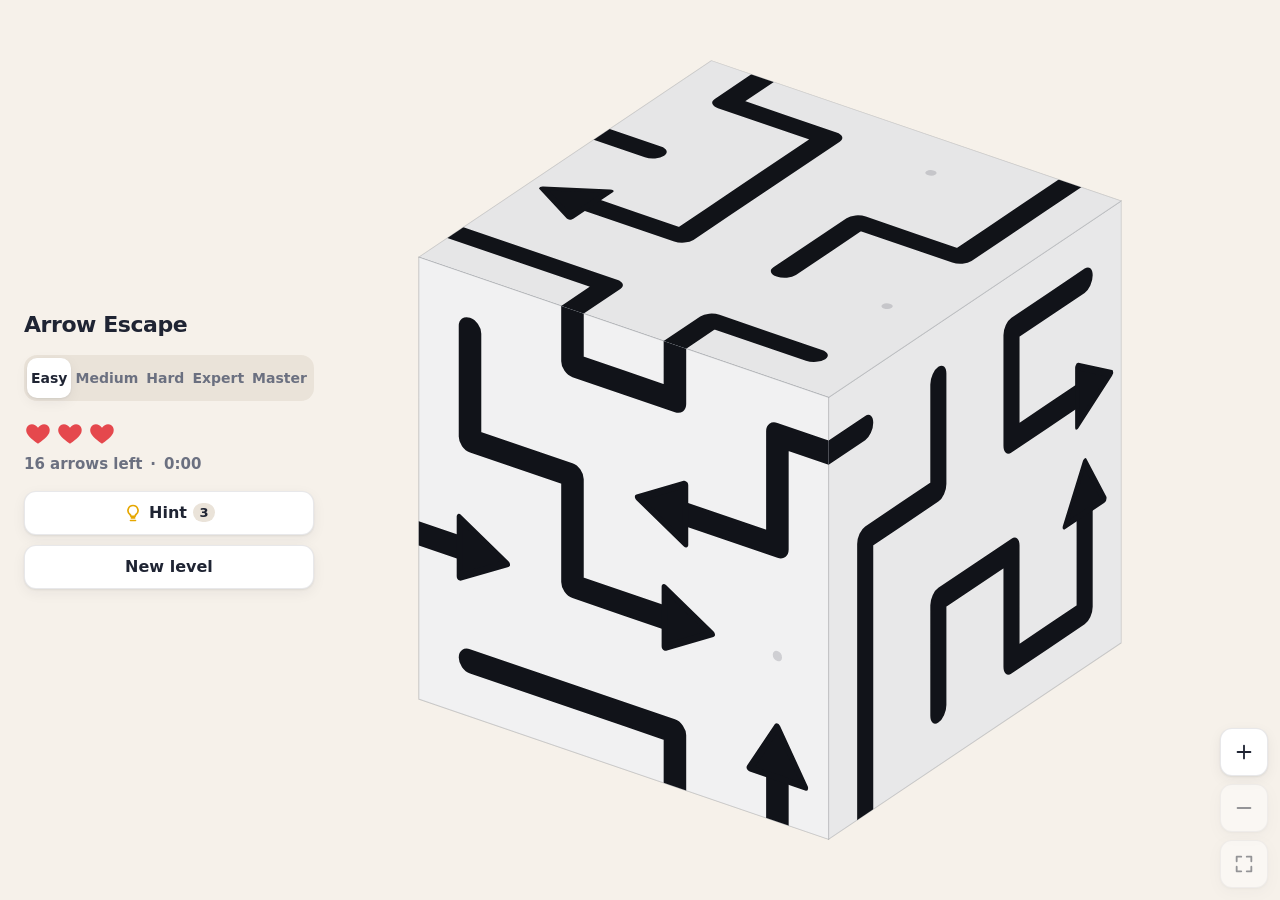
<file: index.html>
<!doctype html>
<html lang="en">
<head>
  <meta charset="utf-8">
  <meta name="viewport" content="width=device-width, initial-scale=1, maximum-scale=1, user-scalable=no, viewport-fit=cover">
  <title>Arrow Escape</title>
  <meta name="description" content="Spin the cube and tap the arrows so each one slides off. Clear them all.">
  <meta name="theme-color" content="#F6F1EA" media="(prefers-color-scheme: light)">
  <meta name="theme-color" content="#14161C" media="(prefers-color-scheme: dark)">

  <!-- Home Screen app: full screen, no Safari bars -->
  <meta name="apple-mobile-web-app-capable" content="yes">
  <meta name="mobile-web-app-capable" content="yes">
  <meta name="apple-mobile-web-app-title" content="Arrows">
  <meta name="apple-mobile-web-app-status-bar-style" content="default">
  <link rel="manifest" href="manifest.json">
  <link rel="icon" type="image/png" sizes="192x192" href="icons/icon-192.png">
  <link rel="apple-touch-icon" href="icons/apple-touch-icon.png">
  <link rel="apple-touch-icon" sizes="152x152" href="icons/apple-touch-icon-152.png">
  <link rel="apple-touch-icon" sizes="167x167" href="icons/apple-touch-icon-167.png">
  <link rel="apple-touch-icon" sizes="180x180" href="icons/apple-touch-icon.png">

  <link rel="stylesheet" href="css/style.css">
  <script type="module" src="js/main.js"></script>
</head>
<body>
  <div id="app">
    <header class="bar">
      <h1 class="brand">Arrow Escape</h1>

      <div class="seg" role="group" aria-label="Difficulty">
        <button type="button" data-diff="easy">Easy</button>
        <button type="button" data-diff="medium">Medium</button>
        <button type="button" data-diff="hard">Hard</button>
        <button type="button" data-diff="expert">Expert</button>
        <button type="button" data-diff="master">Master</button>
      </div>

      <div class="hud">
        <div id="hearts" class="hearts" role="img"></div>
        <div class="info"><span id="left"></span><span aria-hidden="true">·</span><span id="timer">0:00</span></div>
      </div>

      <div class="actions">
        <button type="button" id="hint" class="btn">
          <svg viewBox="0 0 24 24" aria-hidden="true"><path d="M9 21h6M10 18h4M12 3a6 6 0 0 0-3.6 10.8c.6.5 1 1.2 1 2V16h5.2v-.2c0-.8.4-1.5 1-2A6 6 0 0 0 12 3z"/></svg>
          Hint <span id="hint-count" class="badge">3</span>
        </button>
        <button type="button" id="new" class="btn">New level</button>
      </div>
    </header>

    <main class="stage">
      <canvas id="board" aria-label="Game cube. Tap an arrow to slide it off its face. Drag to spin the cube, pinch to zoom, twist to turn it."></canvas>
      <div class="zoom" role="group" aria-label="Zoom">
        <button type="button" id="zoom-in" class="btn" aria-label="Zoom in">
          <svg viewBox="0 0 24 24" aria-hidden="true"><path d="M12 5v14M5 12h14"/></svg>
        </button>
        <button type="button" id="zoom-out" class="btn" aria-label="Zoom out">
          <svg viewBox="0 0 24 24" aria-hidden="true"><path d="M5 12h14"/></svg>
        </button>
        <button type="button" id="zoom-fit" class="btn" aria-label="Show whole cube">
          <svg viewBox="0 0 24 24" aria-hidden="true"><path d="M4 9V4h5M15 4h5v5M20 15v5h-5M9 20H4v-5"/></svg>
        </button>
      </div>
    </main>
  </div>

  <div id="overlay" class="overlay" hidden>
    <div id="card" class="card" role="dialog" aria-modal="true"></div>
  </div>

  <div id="toast" class="toast" hidden>
    New version ready <button type="button" id="reload" class="btn primary">Reload</button>
  </div>

  <noscript>Arrow Escape needs JavaScript.</noscript>
</body>
</html>
</file>
<file: css/style.css>
:root {
  --bg: #F6F1EA;
  --panel: #FFFFFF;
  --seg: #EAE3D9;
  --ink: #1F2433;
  --muted: #6B7080;
  --line: rgba(31, 36, 51, 0.1);
  --accent: #2B7DE9;
  --accent-ink: #FFFFFF;
  --heart: #E5484D;
  --hint: #E6A700;
  --shadow: 0 1px 2px rgba(31, 36, 51, 0.08), 0 4px 14px rgba(31, 36, 51, 0.06);
  color-scheme: light dark;
}

@media (prefers-color-scheme: dark) {
  :root {
    --bg: #14161C;
    --panel: #1E2129;
    --seg: #262A34;
    --ink: #ECEEF3;
    --muted: #9AA0AE;
    --line: rgba(255, 255, 255, 0.1);
    --accent: #5B9BFF;
    --accent-ink: #0B1220;
    --heart: #FF6369;
    --hint: #FFD43B;
    --shadow: 0 1px 2px rgba(0, 0, 0, 0.4), 0 4px 14px rgba(0, 0, 0, 0.3);
  }
}

* { box-sizing: border-box; }

html, body {
  margin: 0;
  height: 100%;
  overflow: hidden;
  background: var(--bg);
  color: var(--ink);
  font-family: -apple-system, BlinkMacSystemFont, system-ui, "Segoe UI", Roboto, sans-serif;
  -webkit-user-select: none;
  user-select: none;
  -webkit-touch-callout: none;
  -webkit-tap-highlight-color: transparent;
  -webkit-text-size-adjust: 100%;
  overscroll-behavior: none;
  touch-action: none;
}

body { position: fixed; inset: 0; }

#app {
  position: absolute;
  inset: 0;
  display: flex;
  flex-direction: column;
  padding: env(safe-area-inset-top) env(safe-area-inset-right) env(safe-area-inset-bottom) env(safe-area-inset-left);
}

/* ------------------------------------------------------------ top bar */

.bar {
  display: grid;
  grid-template-columns: 1fr auto;
  grid-template-areas: "brand seg" "hud actions";
  align-items: center;
  gap: 12px 16px;
  padding: 16px 20px 4px;
}

.brand { grid-area: brand; margin: 0; font-size: 22px; font-weight: 800; letter-spacing: -0.02em; }
.seg { grid-area: seg; }
.hud { grid-area: hud; }
.actions { grid-area: actions; display: flex; gap: 10px; }

.seg {
  display: flex;
  padding: 3px;
  border-radius: 13px;
  background: var(--seg);
}
.seg button {
  flex: 1;
  min-height: 40px;
  padding: 0 16px;
  border: 0;
  border-radius: 10px;
  background: transparent;
  color: var(--muted);
  font-size: 15px; font-weight: 600; line-height: 1;
  font-family: inherit;
  touch-action: none; /* no pan, so a Pencil wobble never cancels the press */
}
@media (orientation: landscape) { .seg button { padding: 0 4px; font-size: 14px; } }
.seg button[aria-pressed="true"] { background: var(--panel); color: var(--ink); box-shadow: var(--shadow); }

.hud { display: flex; align-items: center; gap: 16px; min-width: 0; }
.hearts { display: flex; gap: 4px; }
.heart svg { display: block; width: 28px; height: 28px; fill: var(--heart); transition: opacity 0.3s, transform 0.3s; }
.heart.lost svg { opacity: 0.18; filter: grayscale(1); }
.heart.pop svg { animation: heart-pop 0.45s ease-out; }
@keyframes heart-pop {
  0% { transform: scale(1); }
  35% { transform: scale(1.45) rotate(-8deg); }
  100% { transform: scale(1); }
}
.info { display: flex; gap: 8px; color: var(--muted); font-size: 15px; font-weight: 600; font-variant-numeric: tabular-nums; white-space: nowrap; }

.btn {
  display: inline-flex;
  align-items: center;
  justify-content: center;
  gap: 6px;
  min-height: 44px;
  padding: 0 16px;
  border: 1px solid var(--line);
  border-radius: 12px;
  background: var(--panel);
  color: var(--ink);
  font-size: 16px; font-weight: 600; line-height: 1;
  font-family: inherit;
  box-shadow: var(--shadow);
  touch-action: none; /* no pan, so a Pencil wobble never cancels the press */
}
.btn:active { transform: scale(0.97); }
.btn:disabled { opacity: 0.45; }
.btn svg { width: 20px; height: 20px; fill: none; stroke: var(--hint); stroke-width: 2; stroke-linecap: round; stroke-linejoin: round; }
.btn.primary { background: var(--accent); border-color: transparent; color: var(--accent-ink); }
.badge {
  min-width: 22px;
  padding: 3px 6px;
  border-radius: 99px;
  background: var(--seg);
  font-size: 13px;
  font-variant-numeric: tabular-nums;
}

/* ------------------------------------------------------------ board */

.stage { position: relative; flex: 1; min-width: 0; min-height: 0; }
#board { position: absolute; inset: 0; display: block; width: 100%; height: 100%; touch-action: none; }

/* Zoom buttons, floating over the board's bottom-right corner. */
.zoom {
  position: absolute;
  right: 12px;
  bottom: 12px;
  display: flex;
  gap: 8px;
}
@media (orientation: landscape) { .zoom { flex-direction: column; } }
.zoom .btn { width: 48px; min-height: 48px; padding: 0; }
.zoom .btn svg { width: 22px; height: 22px; stroke: var(--ink); }

/* Landscape: controls become a side panel. */
@media (orientation: landscape) {
  #app { flex-direction: row; }
  .bar {
    width: 260px;
    flex: none;
    grid-template-columns: 1fr;
    grid-template-areas: "brand" "seg" "hud" "actions";
    align-content: center;
    gap: 18px;
    padding: 20px 4px 20px 24px;
  }
  .hud { flex-direction: column; align-items: flex-start; gap: 8px; }
  .actions { flex-direction: column; }
}

/* Narrow portrait screens (phones): stack the bar. */
@media (orientation: portrait) and (max-width: 560px) {
  .bar { grid-template-columns: 1fr; grid-template-areas: "brand" "seg" "hud" "actions"; padding: 12px 16px 0; }
  .actions .btn { flex: 1; }
}

/* ------------------------------------------------------------ overlay */

.overlay {
  position: fixed;
  inset: 0;
  display: grid;
  place-items: center;
  padding: 16px;
  background: rgba(20, 22, 28, 0.35);
  -webkit-backdrop-filter: blur(6px);
  backdrop-filter: blur(6px);
  animation: fade 0.2s ease-out;
  z-index: 10;
}
.overlay[hidden], .toast[hidden] { display: none; }

.card {
  width: min(420px, 100%);
  padding: 28px 24px 24px;
  border-radius: 24px;
  background: var(--panel);
  box-shadow: 0 20px 60px rgba(0, 0, 0, 0.25);
  text-align: center;
  animation: rise 0.28s cubic-bezier(0.2, 0.9, 0.3, 1.2);
}
.card h2 { margin: 0 0 18px; font-size: 28px; letter-spacing: -0.02em; }
.kicker { margin: 0 0 4px; color: var(--muted); font-size: 13px; font-weight: 700; letter-spacing: 0.08em; text-transform: uppercase; }
.stats { display: grid; grid-template-columns: repeat(3, 1fr); gap: 8px; margin-bottom: 16px; }
.stats div { padding: 12px 4px; border-radius: 14px; background: var(--seg); }
.stats b { display: block; font-size: 26px; font-variant-numeric: tabular-nums; }
.stats span { color: var(--muted); font-size: 13px; font-weight: 600; }
.sub { margin: 0 0 20px; color: var(--muted); font-size: 15px; line-height: 1.4; }
.sub strong { color: var(--ink); }
.buttons { display: flex; gap: 10px; }
.buttons .btn { flex: 1; min-height: 50px; }

.toast {
  position: fixed;
  left: 50%;
  bottom: calc(16px + env(safe-area-inset-bottom));
  transform: translateX(-50%);
  display: flex;
  align-items: center;
  gap: 12px;
  padding: 8px 8px 8px 18px;
  border-radius: 16px;
  background: var(--panel);
  box-shadow: var(--shadow);
  font-weight: 600;
  z-index: 20;
}

@keyframes fade { from { opacity: 0; } }
@keyframes rise { from { opacity: 0; transform: translateY(16px) scale(0.96); } }
</file>
